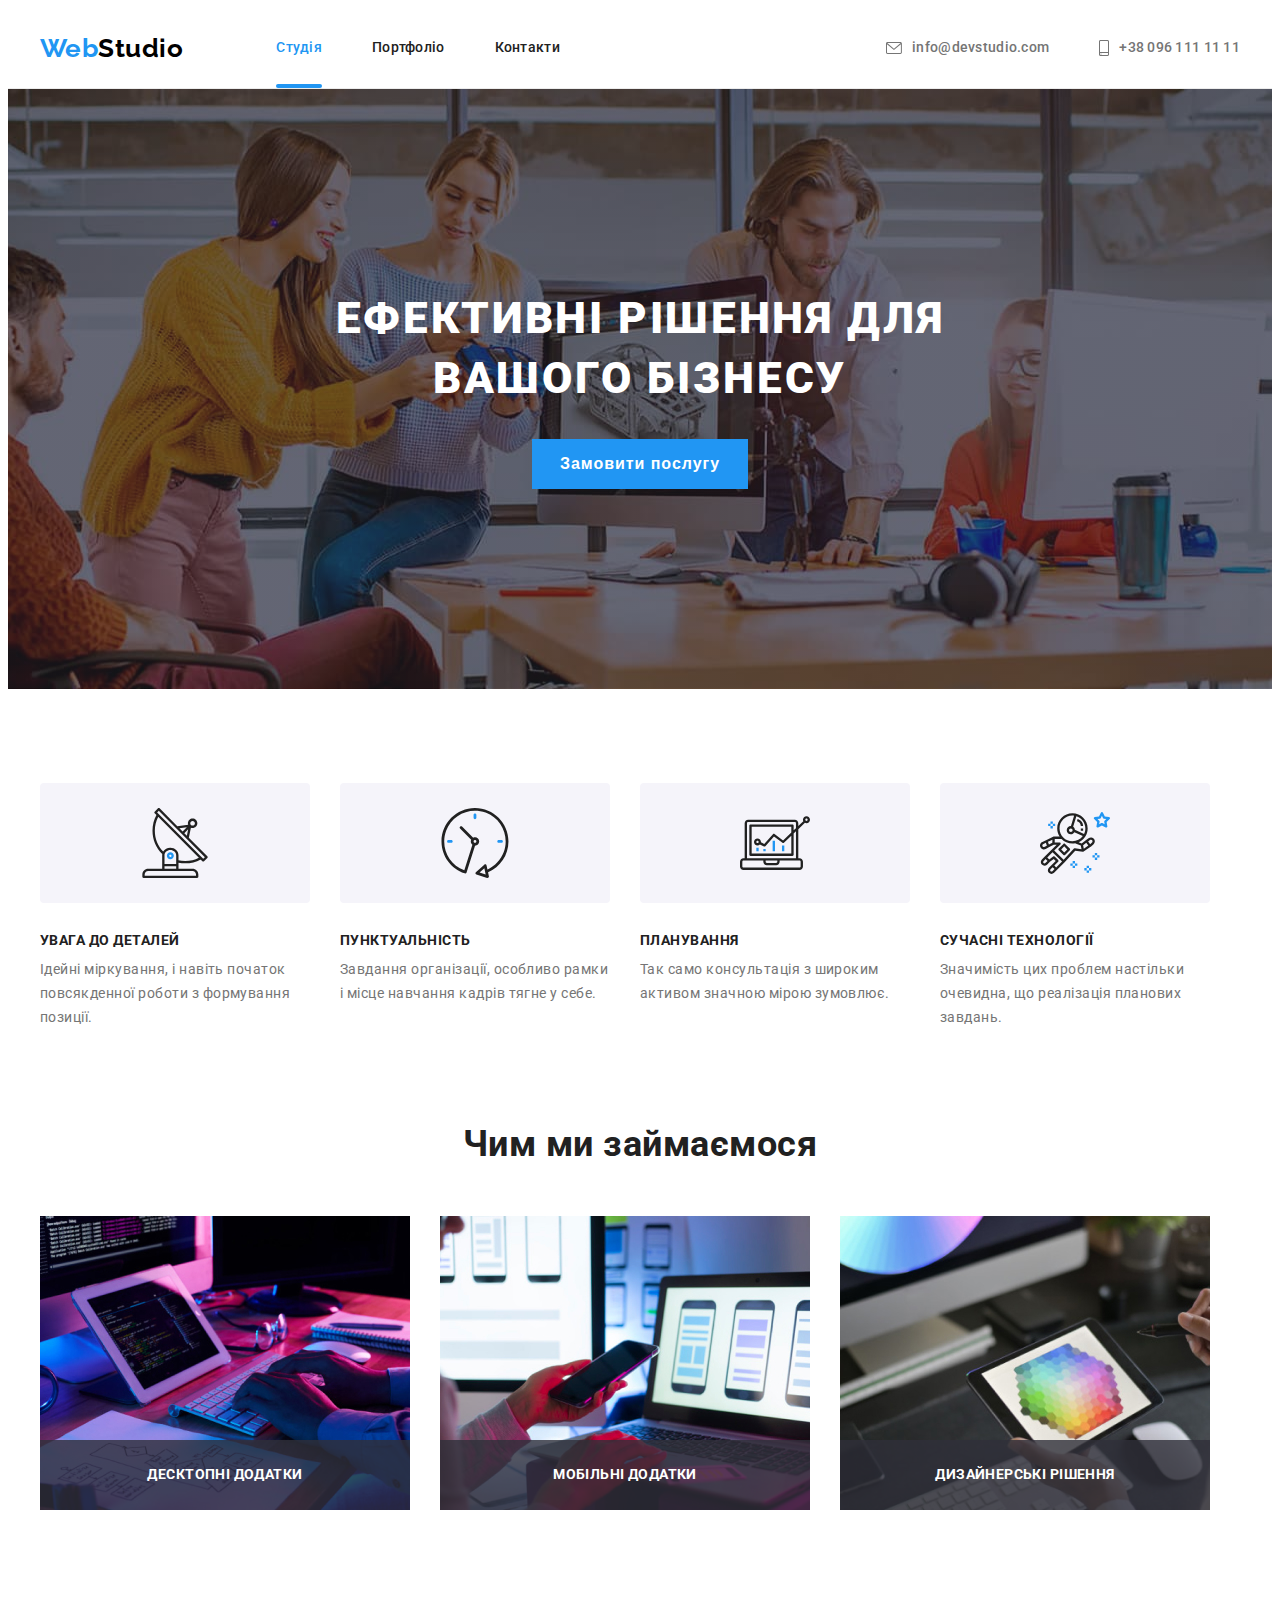
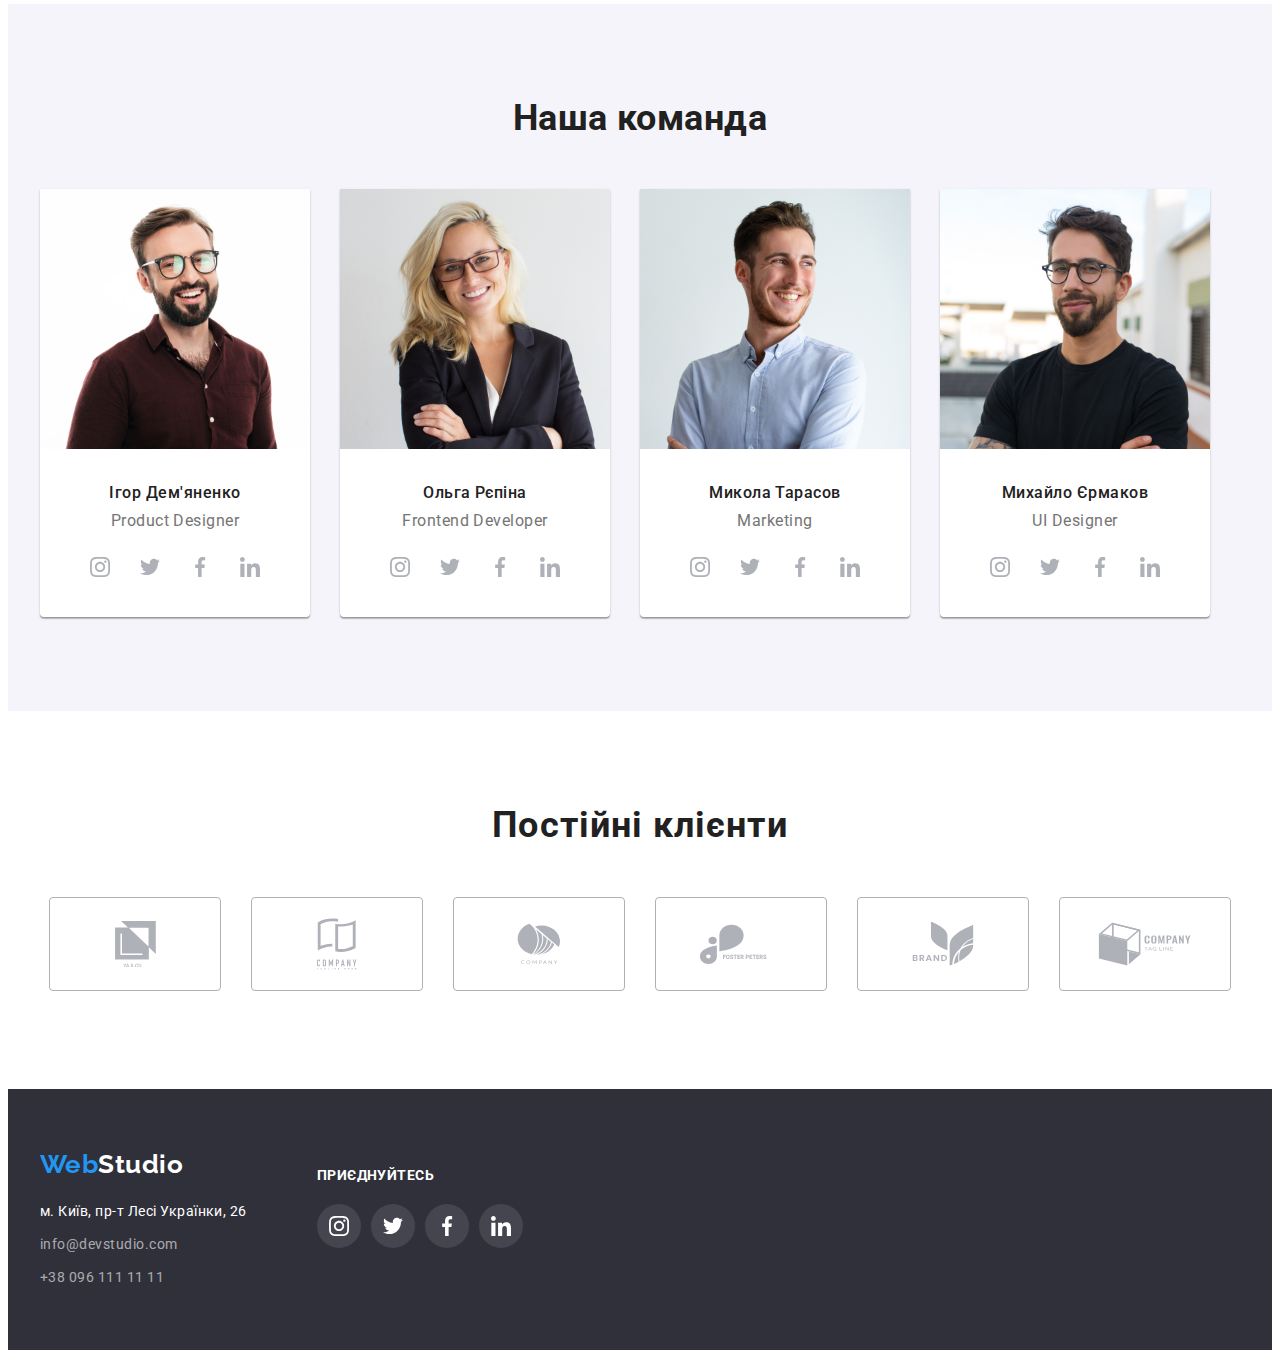
<file: index.html>
<!DOCTYPE html>
<html lang="uk">
  <head>
    <meta charset="UTF-8" />
    <meta http-equiv="X-UA-Compatible" content="IE=edge" />
    <meta name="viewport" content="width=device-width, initial-scale=1.0" />
    <title>Document</title>
    <link
      href="https://fonts.googleapis.com/css2?family=Raleway:wght@700&family=Roboto:wght@400;500;700;900&display=swap"
      rel="stylesheet"
    />
    <link
      rel="stylesheet"
      href="https://cdnjs.cloudflare.com/ajax/libs/modern-normalize/1.1.0/modern-normalize.min.css"
      integrity="sha512-wpPYUAdjBVSE4KJnH1VR1HeZfpl1ub8YT/NKx4PuQ5NmX2tKuGu6U/JRp5y+Y8XG2tV+wKQpNHVUX03MfMFn9Q=="
      crossorigin="anonymous"
      referrerpolicy="no-referrer"
    />
    <link rel="stylesheet" href="./css/styles.css" />
  </head>
  <body>
    <!--Шапка сайта-->
    <header class="page-header">
      <div class="container main-nav">
        <nav class="head-nav">
          <a href="./index.html" class="logo"
            >Web<span class="log">Studio</span></a
          >
          <ul class="site-nav">
            <li class="item">
              <a href="./index.html" class="link curret">Студія</a>
            </li>
            <li class="item">
              <a href="./portfolio.html" class="link">Портфоліо</a>
            </li>
            <li class="item"><a href="" class="link">Контакти</a></li>
          </ul>
        </nav>
        <ul class="auth-nav">
          <li class="item">
            <a href="tel:info@devstudio.com" class="button-primary"
              ><svg class="primary-icon" width="16" height="12">
                <use href="./images/icons.svg#envelope" /></svg
              >info@devstudio.com</a
            >
          </li>
          <li class="item">
            <a href="mailto:+380961111111" class="button-primary"
              ><svg class="primary-icon" width="10" height="16">
                <use href="./images/icons.svg#smartphone" />
              </svg>
              +38 096 111 11 11
            </a>
          </li>
        </ul>
      </div>
    </header>
    <main>
      <!--Эффектив-->
      <section class="hero">
        <div class="container">
          <h1 class="hero-title">Ефективні рішення для вашого бізнесу</h1>
          <button type="button" class="button-premium" data-modal-open>
            Замовити послугу
          </button>
          <div class="backdrop is-hidden" data-modal>
            <div class="modal">
              <button type="button" class="modal-link" data-modal-close>
                <svg class="modal-close" width="18" height="18">
                  <use href="./images/icons.svg#close" />
                </svg>
              </button>
            </div>
          </div>
        </div>
      </section>
      <!--Особенности-->
      <section class="section-first">
        <div class="container">
          <!--<h2 class="section-title">Особенности</h2>-->

          <ul class="feature-list">
            <li class="feature-item">
              <div class="feature-div">
                <svg class="feature-icon" width="70" height="70">
                  <use href="./images/icons.svg#antenna" />
                </svg>
              </div>
              <h3 class="title">Увага до деталей</h3>
              <p class="feature-text">
                Ідейні міркування, і навіть початок повсякденної роботи з
                формування позиції.
              </p>
            </li>
            <li class="feature-item">
              <div class="feature-div">
                <svg class="feature-icon" width="70" height="70">
                  <use href="./images/icons.svg#clock" />
                </svg>
              </div>
              <h3 class="title">Пунктуальність</h3>
              <p class="feature-text">
                Завдання організації, особливо рамки і місце навчання кадрів
                тягне у себе.
              </p>
            </li>
            <li class="feature-item">
              <div class="feature-div">
                <svg class="feature-icon" width="70" height="70">
                  <use href="./images/icons.svg#diagram" />
                </svg>
              </div>
              <h3 class="title">Планування</h3>
              <p class="feature-text">
                Так само консультація з широким активом значною мірою зумовлює.
              </p>
            </li>
            <li class="feature-item">
              <div class="feature-div">
                <svg class="feature-icon" width="70" height="70">
                  <use href="./images/icons.svg#astronaut" />
                </svg>
              </div>
              <h3 class="title">Сучасні технології</h3>
              <p class="feature-text">
                Значимість цих проблем настільки очевидна, що реалізація
                планових завдань.
              </p>
            </li>
          </ul>
        </div>
      </section>
      <!--Чем мы занимаемся-->
      <section class="section-comand">
        <div class="container">
          <h2 class="work-comand">Чим ми займаємося</h2>
          <ul class="work-list">
            <li class="items">
              <img src="./images/imgd.jpg" alt="печатает" width="370" />
              <div class="work-product">
                <p class="title-items">Десктопні додатки</p>
              </div>
            </li>
            <li class="items">
              <img src="./images/imge.jpg" alt="сканирует" width="370" />
              <div class="work-product">
                <p class="title-items">Мобільні додатки</p>
              </div>
            </li>
            <li class="items">
              <img src="./images/imgf.jpg" alt="выбирает" width="370" />
              <div class="work-product">
                <p class="title-items">Дизайнерські рішення</p>
              </div>
            </li>
          </ul>
        </div>
      </section>
      <!--Команда-->
      <section class="work">
        <div class="container">
          <h2 class="work-comand">Наша команда</h2>
          <ul class="work-list">
            <li class="item">
              <img src="./images/imgs.jpg" alt="первый" width="270" />
              <div class="work-div">
                <h3 class="title">Ігор Дем'яненко</h3>
                <p class="work-text">Product Designer</p>
                <ul class="social-lists">
                  <li class="social-list">
                    <a class="social-link" href=""
                      ><svg class="social-icon" width="20" height="20">
                        <use href="./images/icons.svg#instagram" /></svg
                    ></a>
                  </li>
                  <li class="social-list">
                    <a class="social-link" href=""
                      ><svg class="social-icon" width="20" height="20">
                        <use href="./images/icons.svg#twitter" /></svg
                    ></a>
                  </li>
                  <li class="social-list">
                    <a class="social-link" href=""
                      ><svg class="social-icon" width="20" height="20">
                        <use href="./images/icons.svg#facebook" /></svg
                    ></a>
                  </li>
                  <li class="social-list">
                    <a class="social-link" href=""
                      ><svg class="social-icon" width="20" height="20">
                        <use href="./images/icons.svg#linkedin" /></svg
                    ></a>
                  </li>
                </ul>
              </div>
            </li>
            <li class="item">
              <img src="./images/imga.jpg" alt="второй" width="270" />
              <div class="work-div">
                <h3 class="title">Ольга Рєпіна</h3>
                <p class="work-text">Frontend Developer</p>
                <ul class="social-lists">
                  <li class="social-list">
                    <a class="social-link" href=""
                      ><svg class="social-icon" width="20" height="20">
                        <use href="./images/icons.svg#instagram" /></svg
                    ></a>
                  </li>
                  <li class="social-list">
                    <a class="social-link" href=""
                      ><svg class="social-icon" width="20" height="20">
                        <use href="./images/icons.svg#twitter" /></svg
                    ></a>
                  </li>
                  <li class="social-list">
                    <a class="social-link" href=""
                      ><svg class="social-icon" width="20" height="20">
                        <use href="./images/icons.svg#facebook" /></svg
                    ></a>
                  </li>
                  <li class="social-list">
                    <a class="social-link" href=""
                      ><svg class="social-icon" width="20" height="20">
                        <use href="./images/icons.svg#linkedin" /></svg
                    ></a>
                  </li>
                </ul>
              </div>
            </li>
            <li class="item">
              <img src="./images/imgb.jpg" alt="третий" width="270" />
              <div class="work-div">
                <h3 class="title">Микола Тарасов</h3>
                <p class="work-text">Marketing</p>
                <ul class="social-lists">
                  <li class="social-list">
                    <a class="social-link" href=""
                      ><svg class="social-icon" width="20" height="20">
                        <use href="./images/icons.svg#instagram" /></svg
                    ></a>
                  </li>
                  <li class="social-list">
                    <a class="social-link" href=""
                      ><svg class="social-icon" width="20" height="20">
                        <use href="./images/icons.svg#twitter" /></svg
                    ></a>
                  </li>
                  <li class="social-list">
                    <a class="social-link" href=""
                      ><svg class="social-icon" width="20" height="20">
                        <use href="./images/icons.svg#facebook" /></svg
                    ></a>
                  </li>
                  <li class="social-list">
                    <a class="social-link" href=""
                      ><svg class="social-icon" width="20" height="20">
                        <use href="./images/icons.svg#linkedin" /></svg
                    ></a>
                  </li>
                </ul>
              </div>
            </li>
            <li class="item">
              <img src="./images/imgc.jpg" alt="четвертый" width="270" />
              <div class="work-div">
                <h3 class="title">Михайло Єрмаков</h3>
                <p class="work-text">UI Designer</p>
                <ul class="social-lists">
                  <li class="social-list">
                    <a class="social-link" href=""
                      ><svg class="social-icon" width="20" height="20">
                        <use href="./images/icons.svg#instagram" /></svg
                    ></a>
                  </li>
                  <li class="social-list">
                    <a class="social-link" href=""
                      ><svg class="social-icon" width="20" height="20">
                        <use href="./images/icons.svg#twitter" /></svg
                    ></a>
                  </li>
                  <li class="social-list">
                    <a class="social-link" href=""
                      ><svg class="social-icon" width="20" height="20">
                        <use href="./images/icons.svg#facebook" /></svg
                    ></a>
                  </li>
                  <li class="social-list">
                    <a class="social-link" href=""
                      ><svg class="social-icon" width="20" height="20">
                        <use href="./images/icons.svg#linkedin" /></svg
                    ></a>
                  </li>
                </ul>
              </div>
            </li>
          </ul>
        </div>
      </section>
      <section class="client">
        <div class="container">
          <h2 class="client-title">Постійні клієнти</h2>
          <ul class="client-lists">
            <li class="client-list">
              <a class="client-link" href=""
                ><svg class="client-icon" width="41" height="46.7">
                  <use href="./images/icons.svg#group" /></svg
              ></a>
            </li>
            <li class="client-list">
              <a class="client-link" href=""
                ><svg class="client-icon" width="40" height="52">
                  <use href="./images/icons.svg#groupa" /></svg
              ></a>
            </li>
            <li class="client-list">
              <a class="client-link" href=""
                ><svg class="client-icon" width="43.46" height="41.18">
                  <use href="./images/icons.svg#groupb" /></svg
              ></a>
            </li>
            <li class="client-list">
              <a class="client-link" href=""
                ><svg class="client-icon" width="84.4" height="40.6">
                  <use href="./images/icons.svg#groupc" /></svg
              ></a>
            </li>
            <li class="client-list">
              <a class="client-link" href=""
                ><svg class="client-icon" width="62.5" height="45.4">
                  <use href="./images/icons.svg#groups" /></svg
              ></a>
            </li>
            <li class="client-list">
              <a class="client-link" href=""
                ><svg class="client-icon" width="93.7" height="43.9">
                  <use href="./images/icons.svg#groupe" /></svg
              ></a>
            </li>
          </ul>
        </div>
      </section>
    </main>
    <!--Футер-->
    <footer class="footer-fons">
      <div class="container">
        <ul class="footer-content">
          <li class="foot-link">
            <a href="./index.html" class="logo"
              >Web<span class="logos">Studio</span></a
            >
            <address>
              <ul class="adress-list">
                <li class="adress-item">
                  <a
                    href=""
                    target="_blank"
                    rel="noopener noreferrer"
                    class="adress-map"
                  >
                    м. Київ, пр-т Лесі Українки, 26
                  </a>
                </li>
                <li class="adress-item">
                  <a href="tel:info@devstudio.com" class="adress"
                    >info@devstudio.com</a
                  >
                </li>
                <li class="adress-item">
                  <a href="mailto:+380961111111" class="adress"
                    >+38 096 111 11 11</a
                  >
                </li>
              </ul>
            </address>
          </li>
          <li class="foot-link">
            <p class="footer-text">Приєднуйтесь</p>
            <ul class="footer-list">
              <li class="footer-item">
                <a href="" class="footer-link"
                  ><svg class="icon-footer" width="20" height="20">
                    <use href="./images/icons.svg#instagram" /></svg
                ></a>
              </li>
              <li class="footer-item">
                <a href="" class="footer-link"
                  ><svg class="icon-footer" width="20" height="20">
                    <use href="./images/icons.svg#twitter" /></svg
                ></a>
              </li>
              <li class="footer-item">
                <a href="" class="footer-link"
                  ><svg class="icon-footer" width="20" height="20">
                    <use href="./images/icons.svg#facebook" /></svg
                ></a>
              </li>
              <li class="footer-item">
                <a href="" class="footer-link"
                  ><svg class="icon-footer" width="20" height="20">
                    <use href="./images/icons.svg#linkedin" /></svg
                ></a>
              </li>
            </ul>
          </li>
        </ul>
      </div>
    </footer>
    <script src="./js/modal.js"></script>
  </body>
</html>
</file>
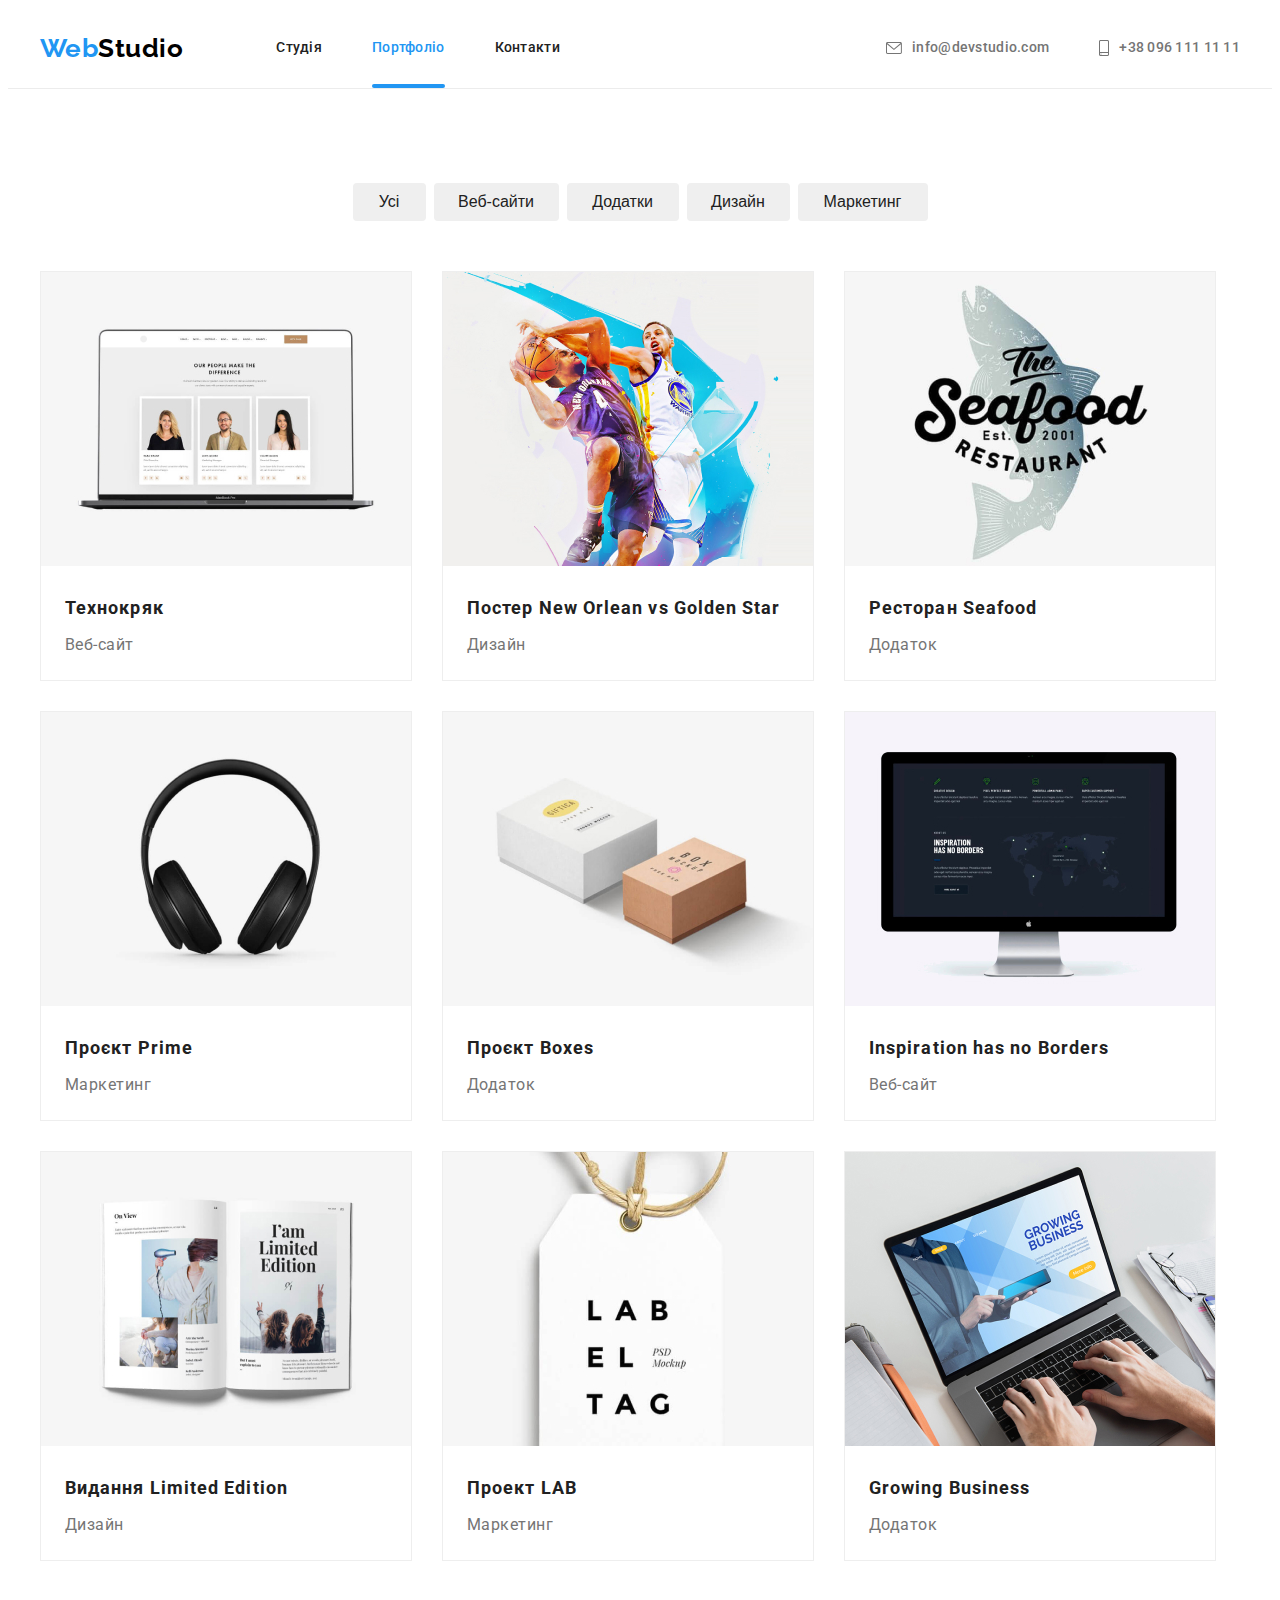
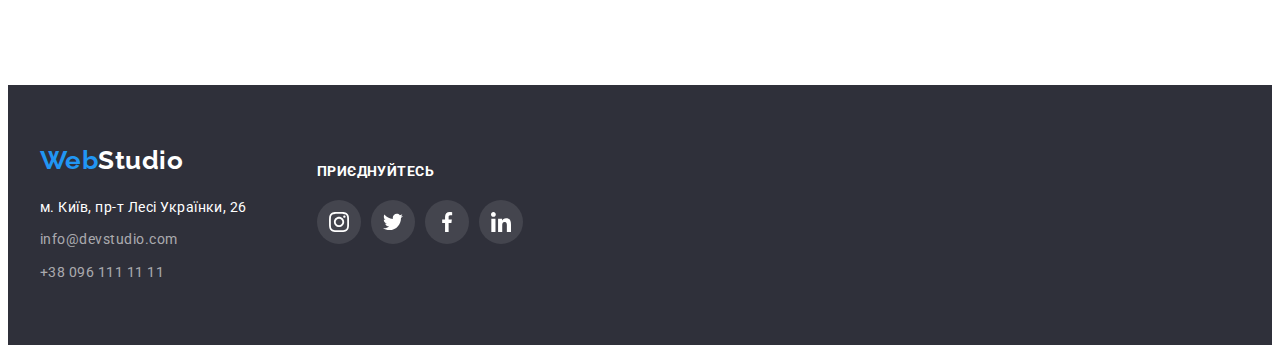
<file: portfolio.html>
<!DOCTYPE html>
<html lang="uk">
  <head>
    <meta charset="UTF-8" />
    <meta http-equiv="X-UA-Compatible" content="IE=edge" />
    <meta name="viewport" content="width=device-width, initial-scale=1.0" />
    <title>Document</title>
    <link
      href="https://fonts.googleapis.com/css2?family=Raleway:wght@700&family=Roboto:wght@400;500;700;900&display=swap"
      rel="stylesheet"
    />
    <link
      rel="stylesheet"
      href="https://cdnjs.cloudflare.com/ajax/libs/modern-normalize/1.1.0/modern-normalize.min.css"
      integrity="sha512-wpPYUAdjBVSE4KJnH1VR1HeZfpl1ub8YT/NKx4PuQ5NmX2tKuGu6U/JRp5y+Y8XG2tV+wKQpNHVUX03MfMFn9Q=="
      crossorigin="anonymous"
      referrerpolicy="no-referrer"
    />
    <link rel="stylesheet" href="./css/styles.css" />
  </head>

  <body>
    <!--Шапка сайта-->
    <header class="page-header">
      <div class="container main-nav">
        <nav class="head-nav">
          <a href="./index.html" class="logo"
            >Web<span class="log">Studio</span>
          </a>
          <ul class="site-nav">
            <li class="item"><a href="./index.html" class="link">Студія</a></li>
            <li class="item">
              <a href="./portfolio.html" class="link curret">Портфоліо</a>
            </li>
            <li class="item"><a href="" class="link">Контакти</a></li>
          </ul>
        </nav>
        <ul class="auth-nav">
          <li class="item">
            <a href="tel:info@devstudio.com" class="button-primary"
              ><svg class="primary-icon" width="16" height="12">
                <use href="./images/icons.svg#envelope" /></svg
              >info@devstudio.com</a
            >
          </li>
          <li class="item">
            <a href="mailto:+380961111111" class="button-primary"
              ><svg class="primary-icon" width="10" height="16">
                <use href="./images/icons.svg#smartphone" />
              </svg>
              +38 096 111 11 11
            </a>
          </li>
        </ul>
      </div>
    </header>
    <main>
      <!--Проект-->
      <section class="section-project">
        <div class="container">
          <!--<h1 class="section-our">Наші проєкти</h1>-->
          <ul class="project-cursor">
            <li class="item-cursor">
              <button type="button" class="cursor i">Усі</button>
            </li>
            <li class="item-cursor">
              <button type="button" class="cursor t">Веб-сайти</button>
            </li>
            <li class="item-cursor">
              <button type="button" class="cursor e">Додатки</button>
            </li>
            <li class="item-cursor">
              <button type="button" class="cursor a">Дизайн</button>
            </li>
            <li class="item-cursor">
              <button type="button" class="cursor m">Маркетинг</button>
            </li>
          </ul>
          <ul class="project-work">
            <li class="flex-item">
              <a href="" class="project-link">
                <div class="project-overlay">
                  <img src="./images/imgq.jpg" alt="сайт" width="370" />
                  <div class="project-product">
                    <p class="filter-title">
                      Ресурс пропонує комплексні пропозиції з різним рівнем
                      функціоналу та сервісів. Все це дозволить відвідувачу
                      отримати вичерпні відомості про компанію чи приватну
                      особу.
                    </p>
                  </div>
                </div>

                <div class="project-div">
                  <h2 class="project">Технокряк</h2>
                  <p class="project-text">Веб-сайт</p>
                </div>
              </a>
            </li>
            <li class="flex-item">
              <a href="" class="project-link"
                ><div class="project-overlay">
                  <img src="./images/imgw.jpg" alt="дизайн" width="370" />
                  <div class="project-product">
                    <p class="filter-title">
                      Ресурс пропонує комплексні пропозиції з різним рівнем
                      функціоналу та сервісів. Все це дозволить відвідувачу
                      отримати вичерпні відомості про компанію чи приватну
                      особу.
                    </p>
                  </div>
                </div>
                <div class="project-div">
                  <h2 class="project">Постер New Orlean vs Golden Star</h2>
                  <p class="project-text">Дизайн</p>
                </div>
              </a>
            </li>
            <li class="flex-item">
              <a href="" class="project-link"
                ><div class="project-overlay">
                  <img src="./images/imgp.jpg" alt="додаток" width="370" />
                  <div class="project-product">
                    <p class="filter-title">
                      Ресурс пропонує комплексні пропозиції з різним рівнем
                      функціоналу та сервісів. Все це дозволить відвідувачу
                      отримати вичерпні відомості про компанію чи приватну
                      особу.
                    </p>
                  </div>
                </div>

                <div class="project-div">
                  <h2 class="project">Ресторан Seafood</h2>
                  <p class="project-text">Додаток</p>
                </div>
              </a>
            </li>
            <li class="flex-item">
              <a href="" class="project-link"
                ><div class="project-overlay">
                  <img src="./images/imgr.jpg" alt="маркетинг" width="370" />
                  <div class="project-product">
                    <p class="filter-title">
                      Ресурс пропонує комплексні пропозиції з різним рівнем
                      функціоналу та сервісів. Все це дозволить відвідувачу
                      отримати вичерпні відомості про компанію чи приватну
                      особу.
                    </p>
                  </div>
                </div>

                <div class="project-div">
                  <h2 class="project">Проєкт Prime</h2>
                  <p class="project-text">Маркетинг</p>
                </div>
              </a>
            </li>
            <li class="flex-item">
              <a href="" class="project-link">
                <div class="project-overlay">
                  <img src="./images/imgt.jpg" alt="проєтк" width="370" />
                  <div class="project-product">
                    <p class="filter-title">
                      Ресурс пропонує комплексні пропозиції з різним рівнем
                      функціоналу та сервісів. Все це дозволить відвідувачу
                      отримати вичерпні відомості про компанію чи приватну
                      особу.
                    </p>
                  </div>
                </div>
                <div class="project-div">
                  <h2 class="project">Проєкт Boxes</h2>
                  <p class="project-text">Додаток</p>
                </div>
              </a>
            </li>
            <li class="flex-item">
              <a href="" class="project-link">
                <div class="project-overlay">
                  <img src="./images/imgy.jpg" alt="веб-сайт" width="370" />
                  <div class="project-product">
                    <p class="filter-title">
                      Ресурс пропонує комплексні пропозиції з різним рівнем
                      функціоналу та сервісів. Все це дозволить відвідувачу
                      отримати вичерпні відомості про компанію чи приватну
                      особу.
                    </p>
                  </div>
                </div>
                <div class="project-div">
                  <h2 class="project">Inspiration has no Borders</h2>
                  <p class="project-text">Веб-сайт</p>
                </div>
              </a>
            </li>
            <li class="flex-item">
              <a href="" class="project-link"
                ><div class="project-overlay">
                  <img src="./images/imgu.jpg" alt="видання" width="370" />
                  <div class="project-product">
                    <p class="filter-title">
                      Ресурс пропонує комплексні пропозиції з різним рівнем
                      функціоналу та сервісів. Все це дозволить відвідувачу
                      отримати вичерпні відомості про компанію чи приватну
                      особу.
                    </p>
                  </div>
                </div>

                <div class="project-div">
                  <h2 class="project">Видання Limited Edition</h2>
                  <p class="project-text">Дизайн</p>
                </div>
              </a>
            </li>
            <li class="flex-item">
              <a href="" class="project-link"
                ><div class="project-overlay">
                  <img src="./images/imgi.jpg" alt="проект" width="370" />
                  <div class="project-product">
                    <p class="filter-title">
                      Ресурс пропонує комплексні пропозиції з різним рівнем
                      функціоналу та сервісів. Все це дозволить відвідувачу
                      отримати вичерпні відомості про компанію чи приватну
                      особу.
                    </p>
                  </div>
                </div>

                <div class="project-div">
                  <h2 class="project">Проект LAB</h2>
                  <p class="project-text">Маркетинг</p>
                </div>
              </a>
            </li>
            <li class="flex-item">
              <a href="" class="project-link"
                ><div class="project-overlay">
                  <img
                    src="./images/imgo.jpg"
                    alt="бізнес додаток"
                    width="370"
                  />
                  <div class="project-product">
                    <p class="filter-title">
                      Ресурс пропонує комплексні пропозиції з різним рівнем
                      функціоналу та сервісів. Все це дозволить відвідувачу
                      отримати вичерпні відомості про компанію чи приватну
                      особу.
                    </p>
                  </div>
                </div>

                <div class="project-div">
                  <h2 class="project">Growing Business</h2>
                  <p class="project-text">Додаток</p>
                </div>
              </a>
            </li>
          </ul>
        </div>
      </section>
    </main>
    <!--Футер-->
    <footer class="footer-fons">
      <div class="container">
        <ul class="footer-content">
          <li class="foot-link">
            <a href="./index.html" class="logo"
              >Web<span class="logos">Studio</span></a
            >
            <address>
              <ul class="adress-list">
                <li class="adress-item">
                  <a
                    href=""
                    target="_blank"
                    rel="noopener noreferrer"
                    class="adress-map"
                  >
                    м. Київ, пр-т Лесі Українки, 26
                  </a>
                </li>
                <li class="adress-item">
                  <a href="tel:info@devstudio.com" class="adress"
                    >info@devstudio.com</a
                  >
                </li>
                <li class="adress-item">
                  <a href="mailto:+380961111111" class="adress"
                    >+38 096 111 11 11</a
                  >
                </li>
              </ul>
            </address>
          </li>
          <li class="foot-link">
            <p class="footer-text">Приєднуйтесь</p>
            <ul class="footer-list">
              <li class="footer-item">
                <a href="" class="footer-link"
                  ><svg class="icon-footer" width="20" height="20">
                    <use href="./images/icons.svg#instagram" /></svg
                ></a>
              </li>
              <li class="footer-item">
                <a href="" class="footer-link"
                  ><svg class="icon-footer" width="20" height="20">
                    <use href="./images/icons.svg#twitter" /></svg
                ></a>
              </li>
              <li class="footer-item">
                <a href="" class="footer-link"
                  ><svg class="icon-footer" width="20" height="20">
                    <use href="./images/icons.svg#facebook" /></svg
                ></a>
              </li>
              <li class="footer-item">
                <a href="" class="footer-link"
                  ><svg class="icon-footer" width="20" height="20">
                    <use href="./images/icons.svg#linkedin" /></svg
                ></a>
              </li>
            </ul>
          </li>
        </ul>
      </div>
    </footer>
  </body>
</html>
</file>
<file: css/styles.css>
/* цвет основгого текса #757575 */
/* второй цвет #212121 */
/* белый #FFFFFF */
/* акцент #2196F3 */
/* цвет фона #E5E5E5 */
/* второй цвет фона #2F303A */
/* третий цвет фона #F5F4FA */
:root {
  --primary-text-color: #757575;
  --title-text-color: #212121;
  --accent-color: #2196f3;
  --primary-bg-color: #e5e5e5;
}
body {
  color: var(--primary-text-color);
  font-family: Roboto, sans-serif;
  letter-spacing: 0.03em;
}

ul {
  list-style: none;
  margin: 0;
  padding: 0;
}
button {
  border: none;
}
.container {
  width: 1200px;
  margin: 0 auto;
  padding: 0 15px;
}

/*page-header*/
.page-header {
  background-color: #ffffff;
  border-bottom: 1px solid #ececec;
}

/*main-nav*/
.container.main-nav {
  display: flex;
  align-items: center;
}
.head-nav {
  display: flex;
  align-items: center;
}

.logo {
  font-family: Raleway, cursive;
  font-weight: 700;
  font-size: 26px;
  line-height: 1.19;
  text-decoration: none;
  color: var(--accent-color);
}
.log {
  font-family: Raleway, cursive;
  font-weight: 700;
  font-size: 26px;
  line-height: 1.19;
  text-decoration: none;
  color: #000000;
}
.logos {
  font-family: Raleway, cursive;
  font-weight: 700;
  font-size: 26px;
  line-height: 1.19;
  color: #ffffff;
}
/* site nav*/
.site-nav {
  display: flex;
  margin-left: 93px;
}

.site-nav .item:not(:last-child) {
  margin-right: 50px;
}
.site-nav .link.curret::after {
  content: '';
  content: '';
  display: block;
  width: 100%;
  height: 3.75px;
  background-color: var(--accent-color);
  position: absolute;
  bottom: 0;
  left: 0;
  border-radius: 2px;
}

.site-nav .link {
  position: relative;
  padding-top: 32px;
  padding-bottom: 32px;
  display: block;
  font-weight: 500;
  font-size: 14px;
  line-height: 1.14;
  letter-spacing: 0.02em;
  text-decoration: none;
  color: var(--title-text-color);
  transition: color 250ms cubic-bezier(0.4, 0, 0.2, 1);
}
.site-nav .link:hover,
.site-nav .link:focus {
  color: var(--accent-color);
}
.link.curret {
  color: var(--accent-color);
  text-decoration: none;
}

.auth-nav {
  margin-left: auto;
  display: flex;
  align-items: center;
}
.auth-nav .item + .item {
  margin-left: 50px;
}
.primary-icon {
  margin-right: 10px;
  fill: var(--primary-text-color);
  transition: fill 250ms cubic-bezier(0.4, 0, 0.2, 1);
}
.item .button-primary {
  display: flex;
  align-items: center;
}
.button-primary {
  font-weight: 500;
  font-size: 14px;
  line-height: 1.14;
  letter-spacing: 0.02em;
  text-decoration: none;
  color: var(--primary-text-color);
  transition: color 250ms cubic-bezier(0.4, 0, 0.2, 1);
}

.button-primary:hover,
.button-primary:focus {
  color: var(--accent-color);
}
.auth-nav .button-primary:hover .primary-icon,
.auth-nav .button-primary:focus .primary-icon {
  fill: var(--accent-color);
}
/* effect*/
.hero {
  max-width: 1600px;
  margin: 0 auto;
  padding-top: 200px;
  padding-bottom: 200px;
  text-align: center;
  background-color: #2f303a;
  background-image: linear-gradient(
      rgba(47, 48, 58, 0.4),
      rgba(47, 48, 58, 0.4)
    ),
    url('../images/fon.jpg');
  background-repeat: no-repeat;
  background-size: cover;
  background-position: center;
}
.hero-title,
.section-our {
  max-width: 696px;
  margin: 0 auto;
  font-weight: 900;
  font-size: 44px;
  line-height: 1.36;
  text-align: center;
  letter-spacing: 0.06em;
  text-transform: uppercase;
  color: #ffffff;
}
.button-premium {
  padding-top: 10px;
  padding-bottom: 10px;
  margin-top: 30px;
  width: 216px;
  font-weight: 700;
  font-size: 16px;
  line-height: 1.87;
  align-items: center;
  text-align: center;
  letter-spacing: 0.06em;
  color: #ffffff;
  background-color: var(--accent-color);
  transition: 250ms cubic-bezier(0.4, 0, 0.2, 1);
}
.backdrop {
  position: fixed;
  top: 0;
  left: 0;
  width: 100%;
  height: 100%;
  background-color: rgba(0, 0, 0, 0.2);
  transition: 250ms cubic-bezier(0.4, 0, 0.2, 1);
  z-index: 2;
}
.backdrop.is-hidden {
  opacity: 0;
  pointer-events: none;
  overflow: visible;
  transition: 250ms cubic-bezier(0.4, 0, 0.2, 1);
}
.backdrop.is-hidden .modal {
  transform: translate(-50%, -50%);
}
.modal {
  min-width: 528px;
  min-height: 581px;
  background-color: #ffffff;
  position: absolute;
  top: 50%;
  left: 50%;
  transform: translate(-50%, -50%);
}
.modal-link {
  width: 30px;
  height: 30px;
  background-color: #ffffff;
  border-radius: 50%;
  display: flex;
  align-items: center;
  justify-content: center;
  border: 1px solid #0000001a;
  padding: 0;
  margin-left: auto;
  margin-top: 8px;
  margin-right: 8px;
}

/*section*/
.section-first {
  padding-top: 94px;
  padding-bottom: 94px;
}
.section-title {
  margin-top: 0;
  margin-bottom: 0;
  font-weight: 700;
  font-size: 36px;
  line-height: 1.16;
  text-align: center;
  opacity: 0;
  color: var(--title-text-color);
}
/*feature*/
.feature-list {
  display: flex;
  flex-wrap: wrap;
  gap: 30px;
}
.feature-item {
  width: 270px;
}
.feature-icon {
  width: 70px;
  height: 70px;
  display: flex;
  justify-content: center;
  align-items: center;
}
.feature-div {
  width: 270px;
  height: 120px;
  background-color: #f5f4fa;
  border-radius: 4px;
  display: flex;
  justify-content: center;
  align-items: center;
}
.feature-list .title {
  margin-top: 30px;
  margin-bottom: 10px;
  font-weight: 700;
  font-size: 14px;
  line-height: 1.14;
  text-transform: uppercase;
  color: var(--title-text-color);
}
.feature-text {
  margin-top: 0;
  margin-bottom: 0;
  font-weight: 400;
  font-size: 14px;
  line-height: 1.7;
}
/*work*/
.section-comand {
  padding-bottom: 94px;
}

.work-comand {
  margin-top: 0;
  margin-bottom: 50px;
  font-weight: 700;
  font-size: 36px;
  line-height: 1.16;
  text-align: center;
  color: var(--title-text-color);
}
.work {
  padding-top: 94px;
  padding-bottom: 94px;
  background-color: #f5f4fa;
}

.work-list {
  display: flex;
  flex-wrap: wrap;
}
.items {
  width: 370px;
  height: 294px;
  margin-right: 30px;
  position: relative;
}
.items:nth-child(3n) {
  margin-right: 0;
}
.title-items {
  font-weight: 700;
  font-size: 14px;
  line-height: 1.14;
  text-align: center;
  letter-spacing: 0.03em;
  text-transform: uppercase;
  color: #ffffff;
  padding-top: 27px;
  padding-bottom: 27px;
  margin: 0;
}
.work-product {
  background: rgba(47, 48, 58, 0.8);
  position: absolute;
  width: 100%;
  height: 70px;
  margin: 0;
  bottom: 0;
  right: 0;
}
.work-list .item {
  margin-right: 30px;
  box-shadow: 0px 1px 3px rgba(0, 0, 0, 0.12), 0px 1px 1px rgba(0, 0, 0, 0.14),
    0px 2px 1px rgba(0, 0, 0, 0.2);
  border-radius: 0px 0px 4px 4px;
  border-radius: 0px 0px 4px 4px;
  background-color: #ffffff;
}
.work-list .item:nth-child(4n) {
  margin-right: 0;
}
.work-list .title {
  margin-top: 0;
  margin-bottom: 10px;
  font-weight: 500;
  font-size: 16px;
  line-height: 1.19;
  text-align: center;
  color: var(--title-text-color);
}
.work-text {
  margin-top: 0;
  margin-bottom: 16px;
  font-weight: 400;
  font-size: 16px;
  line-height: 1.18;
  text-align: center;
}
.work-div {
  padding-top: 30px;
  padding-bottom: 30px;
}
.social-list:not(:last-child) {
  margin-right: 10px;
}

.social-link {
  border-radius: 50%;
  display: flex;
  justify-content: center;
  align-items: center;
  width: 40px;
  height: 40px;
  background-color: #ffffff;
  transition: background-color 250ms cubic-bezier(0.4, 0, 0.2, 1);
}
.social-link:hover,
.social-link:focus {
  background-color: var(--accent-color);
}
.social-link:hover .social-icon,
.social-link:focus .social-icon {
  fill: #ffffff;
}

.social-lists {
  display: flex;
  justify-content: center;
  align-items: center;
}
.social-icon {
  width: 20px;
  height: 20px;
  fill: #afb1b8;
  transition: fill 250ms cubic-bezier(0.4, 0, 0.2, 1);
}
/*button*/
.button {
  color: var(--primary-text-color);
}
/*project*/
.section-project {
  padding-top: 94px;
  padding-bottom: 94px;
}
.project-cursor {
  margin-top: 0;
  margin-bottom: 50px;
  align-items: center;
  justify-content: center;
  display: flex;
  flex-wrap: wrap;
}
.item-cursor {
  margin-right: 8px;
  border-radius: 4px;
  transition: box-shadow 250ms cubic-bezier(0.4, 0, 0.2, 1);
}
.item-cursor:last-child {
  margin: 0;
}
.cursor {
  border-radius: 4px;
  padding: 6px 22px;
  cursor: pointer;
  font-weight: 500;
  font-size: 16px;
  line-height: 1.62;
  color: var(--title-text-color);
  transition: color, background-color 250ms cubic-bezier(0.4, 0, 0.2, 1);
}
.cursor.i {
  width: 73px;
}

.cursor.t {
  width: 125px;
}
.cursor.e {
  width: 112px;
}
.cursor.a {
  width: 103px;
}
.cursor.m {
  width: 130px;
}
.project-cursor .cursor:hover,
.project-cursor .cursor:focus {
  color: #ffffff;
  background-color: var(--accent-color);
}
.item-cursor:hover,
.item-cursor:focus {
  box-shadow: 0px 3px 1px rgba(0, 0, 0, 0.1), 0px 1px 2px rgba(0, 0, 0, 0.08),
    0px 2px 2px rgba(0, 0, 0, 0.12);
  border-radius: 4px;
}
.project-link {
  text-decoration: none;
}
.project-work .project {
  margin-top: 0;
  margin-bottom: 4px;
  font-weight: 700;
  font-size: 18px;
  line-height: 2;
  letter-spacing: 0.06em;
  text-decoration: none;
  color: var(--title-text-color);
}
.project-work {
  display: flex;
  flex-wrap: wrap;
}

.flex-item {
  background-color: #ffffff;
  width: 370px;
  margin-right: 30px;
  margin-bottom: 30px;
  border: 1px solid #eeeeee;
  transition: box-shadow 250ms cubic-bezier(0.4, 0, 0.2, 1);
}
.flex-item:hover {
  box-shadow: 0px 1px 1px rgba(0, 0, 0, 0.12), 0px 4px 4px rgba(0, 0, 0, 0.06),
    1px 4px 6px rgba(0, 0, 0, 0.16);
}
.flex-item:nth-child(3n) {
  margin-right: 0;
}
.project-text {
  margin-top: 0;
  margin-bottom: 0;
  font-weight: 400;
  font-size: 16px;
  line-height: 1.87;
  text-decoration: none;
  color: var(--primary-text-color);
}
.project-div {
  padding: 20px 24px;
}
.project-overlay {
  position: relative;
  overflow: hidden;
  transition: 250ms cubic-bezier(0.4, 0, 0.2, 1);
}
.project-product {
  position: absolute;
  bottom: 0;
  left: 0;
  margin: 0;
  width: 100%;
  height: 100%;
  background-color: var(--accent-color);
  padding: 63px 24px;
  transform: translateY(100%);
  opacity: 0;
  overflow: hidden;
  transition: 250ms cubic-bezier(0.4, 0, 0.2, 1);
}
.project-link:hover .project-product {
  opacity: 1;
}
.project-link:hover .project-product {
  transform: translateY(0);
}

.filter-title {
  font-weight: 400;
  font-size: 18px;
  line-height: 1.5;
  letter-spacing: 0.03em;
  color: #ffffff;

  margin: 0;
}
/*client*/
.client {
  padding-top: 94px;
  padding-bottom: 98px;
}
.client-title {
  margin-top: 0;
  margin-bottom: 50px;
  margin-left: 0;
  margin-right: 0;
  font-weight: 700;
  font-size: 36px;
  line-height: 1.16;
  text-align: center;
  letter-spacing: 0.03em;
  color: var(--title-text-color);
}
.client-lists {
  display: flex;
  justify-content: center;
  align-items: center;
}
.client-list:not(:last-child) {
  margin-right: 30px;
}
.client-icon {
  display: flex;
  justify-content: center;
  align-items: center;
}

.client-link {
  border: 1px solid #afb1b8;
  border-radius: 4px;
  width: 170px;
  height: 92px;
  display: flex;
  justify-content: center;
  align-items: center;
  transition: border 250ms cubic-bezier(0.4, 0, 0.2, 1);
}
.client-icon {
  fill: #afb1b8;
  transition: fill 250ms cubic-bezier(0.4, 0, 0.2, 1);
}
.client-link:hover .client-icon,
.client-link:focus .client-icon {
  fill: var(--accent-color);
}
.client-link:hover,
.client-link:focus {
  border: 1px solid var(--accent-color);
}
/**footer*/
.footer-fons {
  margin-top: 0;
  margin-bottom: 0;
  padding-top: 60px;
  padding-bottom: 60px;
  background-color: #2f303a;
}

.adress-list {
  margin-top: 20px;
}
.adress-map {
  font-weight: 400;
  font-size: 14px;
  line-height: 1.71;
  text-decoration: none;
  font-style: normal;
  color: #ffffff;
  transition: color 250ms cubic-bezier(0.4, 0, 0.2, 1);
}

.adress {
  font-weight: 400;
  font-size: 14px;
  line-height: 1.71;
  text-decoration: none;
  font-style: normal;
  color: rgba(255, 255, 255, 0.6);
  transition: color 250ms cubic-bezier(0.4, 0, 0.2, 1);
}
.adress-map:hover,
.adress-map:focus {
  color: var(--accent-color);
}
.adress:hover,
.adress:focus {
  color: var(--accent-color);
}
.adress-item {
  margin-bottom: 9px;
}
.adress-item:last-child {
  margin: 0;
}
.footer-content {
  display: flex;
  align-items: center;
}

.footer-text {
  max-width: 116px;
  font-weight: 700;
  font-size: 14px;
  line-height: 1.14;
  letter-spacing: 0.03em;
  text-transform: uppercase;
  color: #ffffff;
  margin-bottom: 20px;
  margin-top: 15px;
  padding: 0;
}
.footer-list {
  display: flex;
  align-items: center;
  justify-content: center;
  margin-bottom: 37px;
}
.foot-link:not(:last-child) {
  margin-right: 70px;
}
.footer-item:not(:last-child) {
  margin-right: 10px;
}
.footer-link {
  border-radius: 50%;
  display: flex;
  justify-content: center;
  align-items: center;
  width: 44px;
  height: 44px;
  background-color: rgba(255, 255, 255, 0.1);
  transition:  250ms cubic-bezier(0.4, 0, 0.2, 1);
}
.icon-footer {
  fill: #ffffff;
}
.footer-link:hover,
.footer-link:focus {
  background-color: var(--accent-color);
}
</file>
